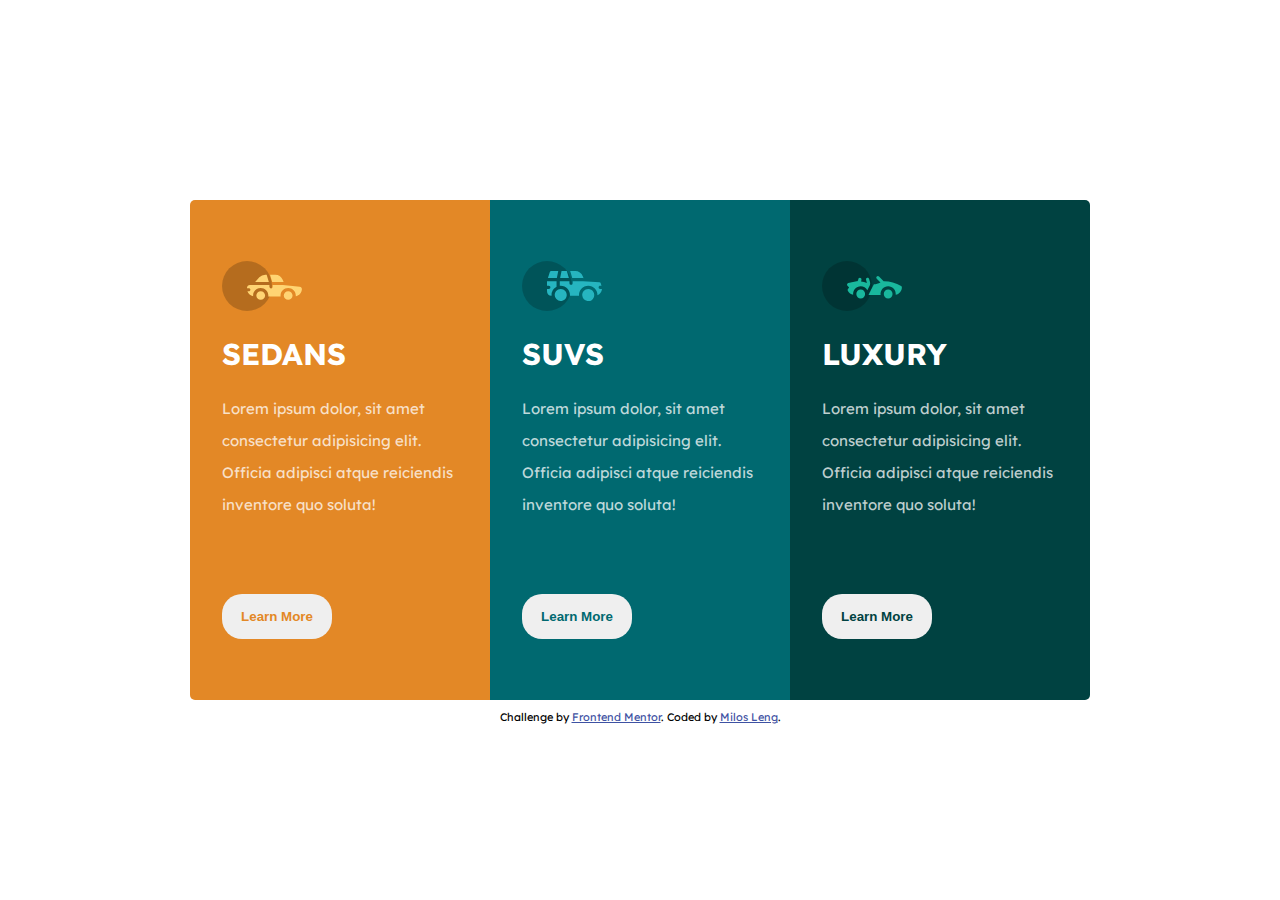
<file: 3-column-preview-card-component-main/index.html>
<!DOCTYPE html>
<html lang="en">
  <head>
    <meta charset="UTF-8" />
    <meta name="viewport" content="width=device-width, initial-scale=1.0" />
    <!-- displays site properly based on user's device -->

    <link
      rel="icon"
      type="image/png"
      sizes="32x32"
      href="./images/favicon-32x32.png"
    />

    <link rel="stylesheet" href="style.css" />
    <title>Frontend Mentor | 3-column preview card component</title>
  </head>
  <body>
    <div class="container">
      <div class="card sedans">
        <div class="inside-card">
          <img src="images/icon-sedans.svg" alt="" />
          <h1>SEDANS</h1>
          <p>
            Lorem ipsum dolor, sit amet consectetur adipisicing elit. Officia
            adipisci atque reiciendis inventore quo soluta!
          </p>
        </div>
        <button class="btn-sedans">Learn More</button>
      </div>
      <div class="card suvs">
        <div class="inside-card">
          <img src="images/icon-suvs.svg" alt="" />
          <h1>SUVS</h1>
          <p>
            Lorem ipsum dolor, sit amet consectetur adipisicing elit. Officia
            adipisci atque reiciendis inventore quo soluta!
          </p>
        </div>
        <button class="btn-suvs">Learn More</button>
      </div>
      <div class="card luxury">
        <div class="inside-card">
          <img src="images/icon-luxury.svg" alt="" />
          <h1>LUXURY</h1>
          <p>
            Lorem ipsum dolor, sit amet consectetur adipisicing elit. Officia
            adipisci atque reiciendis inventore quo soluta!
          </p>
        </div>
        <button class="btn-luxury">Learn More</button>
      </div>
    </div>
    <div class="attribution">
      Challenge by
      <a href="https://www.frontendmentor.io?ref=challenge" target="_blank"
        >Frontend Mentor</a
      >. Coded by
      <a href="https://github.com/milosleng" target="_blank">Milos Leng</a>.
    </div>
  </body>
</html>
</file>
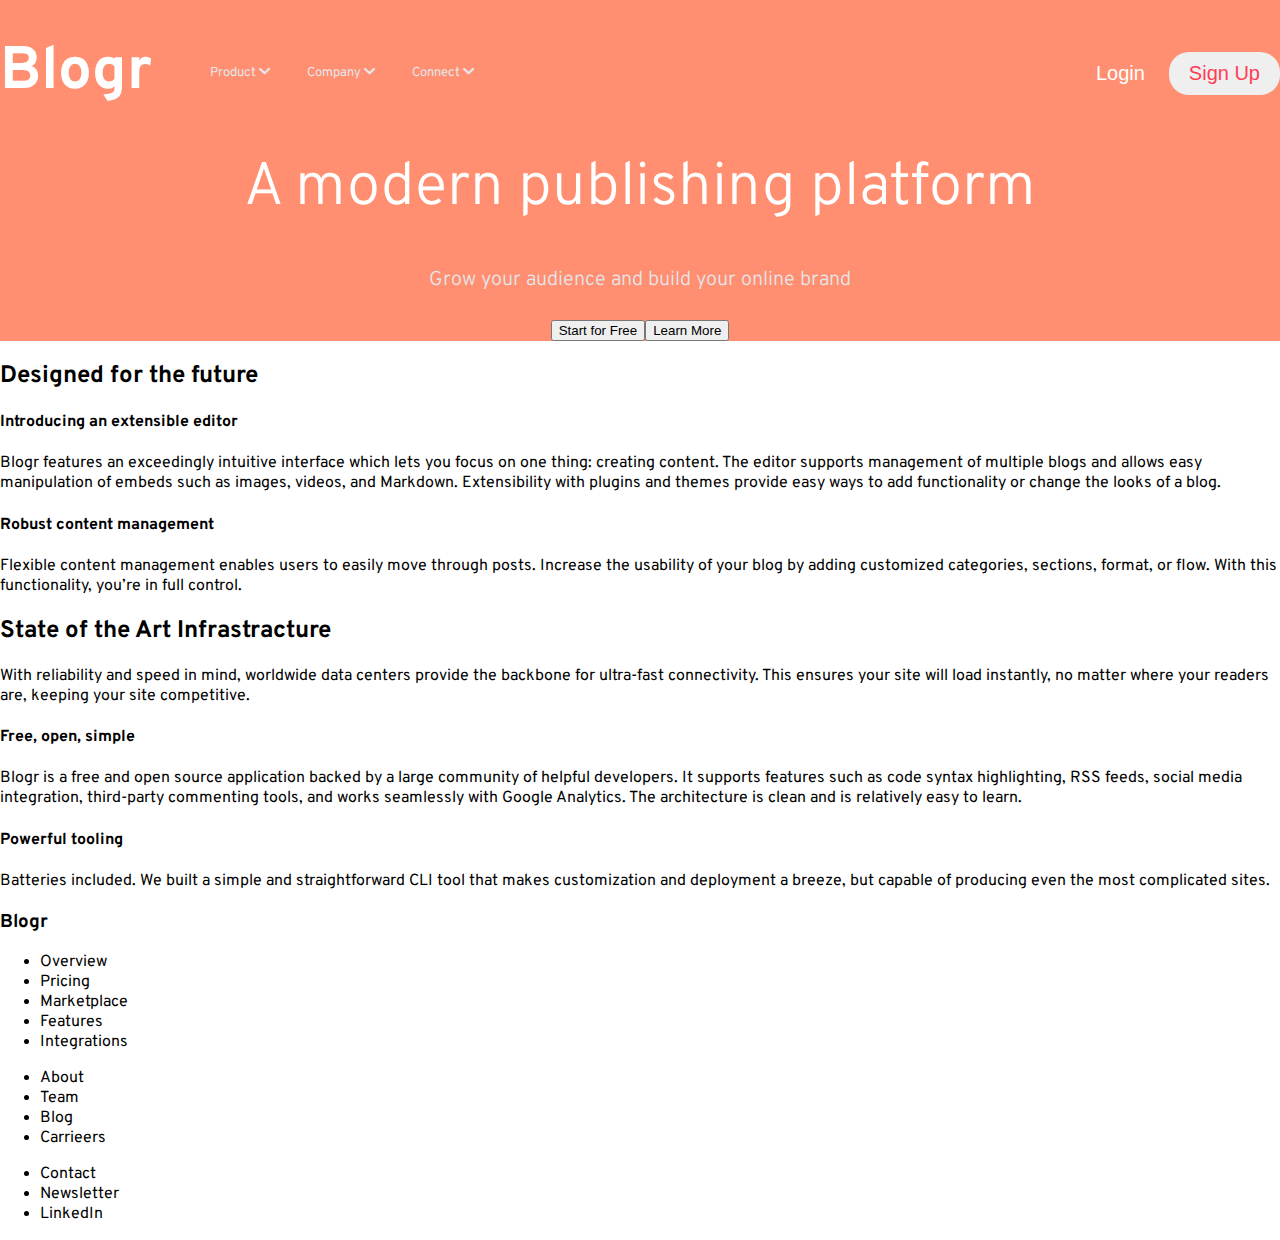
<file: blogr-landing-page-main/index.html>
<!DOCTYPE html>
<html lang="en">
  <head>
    <meta charset="UTF-8" />
    <meta name="viewport" content="width=device-width, initial-scale=1.0" />
    <!-- displays site properly based on user's device -->

    <link
      rel="icon"
      type="image/png"
      sizes="32x32"
      href="./images/favicon-32x32.png"
    />
    <link
      rel="stylesheet"
      href="https://cdnjs.cloudflare.com/ajax/libs/font-awesome/5.15.3/css/all.min.css"
    />

    <link rel="stylesheet" href="styles/style.css" />
    <title>Frontend Mentor | [Blogr]</title>
  </head>
  <body>
    <header id="header">
      <div class="header-container">
        <nav id="navbar">
          <div class="left-side">
            <label for="logo">
              <h3 id="logo">Blogr</h3>
            </label>
            <ul>
              <li>Product <i class="fas fa-chevron-down"></i></li>
              <li>Company <i class="fas fa-chevron-down"></i></li>
              <li>Connect <i class="fas fa-chevron-down"></i></li>
            </ul>
          </div>
          <div class="right-side">
            <button class="login">Login</button>
            <button class="sign-up">Sign Up</button>
          </div>
        </nav>

        <div class="header-text">
          <h1>A modern publishing platform</h1>
          <h4>Grow your audience and build your online brand</h4>
          <div class="header-text-buttons">
            <button class="start">Start for Free</button>
            <button class="learn">Learn More</button>
          </div>
        </div>
      </div>
    </header>
    <!-- CONTENT SECTION1 -->
    <div class="content-container">
      <h2>Designed for the future</h2>
      <div class="text">
        <h4>Introducing an extensible editor</h4>
        <p>
          Blogr features an exceedingly intuitive interface which lets you focus
          on one thing: creating content. The editor supports management of
          multiple blogs and allows easy manipulation of embeds such as images,
          videos, and Markdown. Extensibility with plugins and themes provide
          easy ways to add functionality or change the looks of a blog.
        </p>

        <h4>Robust content management</h4>
        <p>
          Flexible content management enables users to easily move through
          posts. Increase the usability of your blog by adding customized
          categories, sections, format, or flow. With this functionality, you’re
          in full control.
        </p>
      </div>
      <div class="img-container"></div>
    </div>

    <!-- HERE STARTS DIVIDING SECTION -->
    <div class="divide-section section1">
      <h2>State of the Art Infrastracture</h2>
      <p>
        With reliability and speed in mind, worldwide data centers provide the
        backbone for ultra-fast connectivity. This ensures your site will load
        instantly, no matter where your readers are, keeping your site
        competitive.
      </p>
    </div>
    <!-- CONTENT SECTION 2 -->
    <div class="content-container">
      <div class="text">
        <h4>Free, open, simple</h4>
        <p>
          Blogr is a free and open source application backed by a large
          community of helpful developers. It supports features such as code
          syntax highlighting, RSS feeds, social media integration, third-party
          commenting tools, and works seamlessly with Google Analytics. The
          architecture is clean and is relatively easy to learn.
        </p>

        <h4>Powerful tooling</h4>
        <p>
          Batteries included. We built a simple and straightforward CLI tool
          that makes customization and deployment a breeze, but capable of
          producing even the most complicated sites.
        </p>
      </div>
      <div class="img-container"></div>
    </div>
    <!-- FOOTER STARTS HERE -->
    <footer id="footer">
      <label for="logo">
        <h3 id="logo">Blogr</h3>
      </label>
      <ul id="products">
        <li>Overview</li>
        <li>Pricing</li>
        <li>Marketplace</li>
        <li>Features</li>
        <li>Integrations</li>
      </ul>
      <ul id="Company">
        <li>About</li>
        <li>Team</li>
        <li>Blog</li>
        <li>Carrieers</li>
      </ul>
      <ul id="connect">
        <li>Contact</li>
        <li>Newsletter</li>
        <li>LinkedIn</li>
      </ul>
    </footer>
    <!-- <div class="attribution">
      Challenge by
      <a href="https://www.frontendmentor.io?ref=challenge" target="_blank"
        >Frontend Mentor</a
      >. Coded by <a href="#">Your Name Here</a>.
    </div> -->
  </body>
</html>
</file>
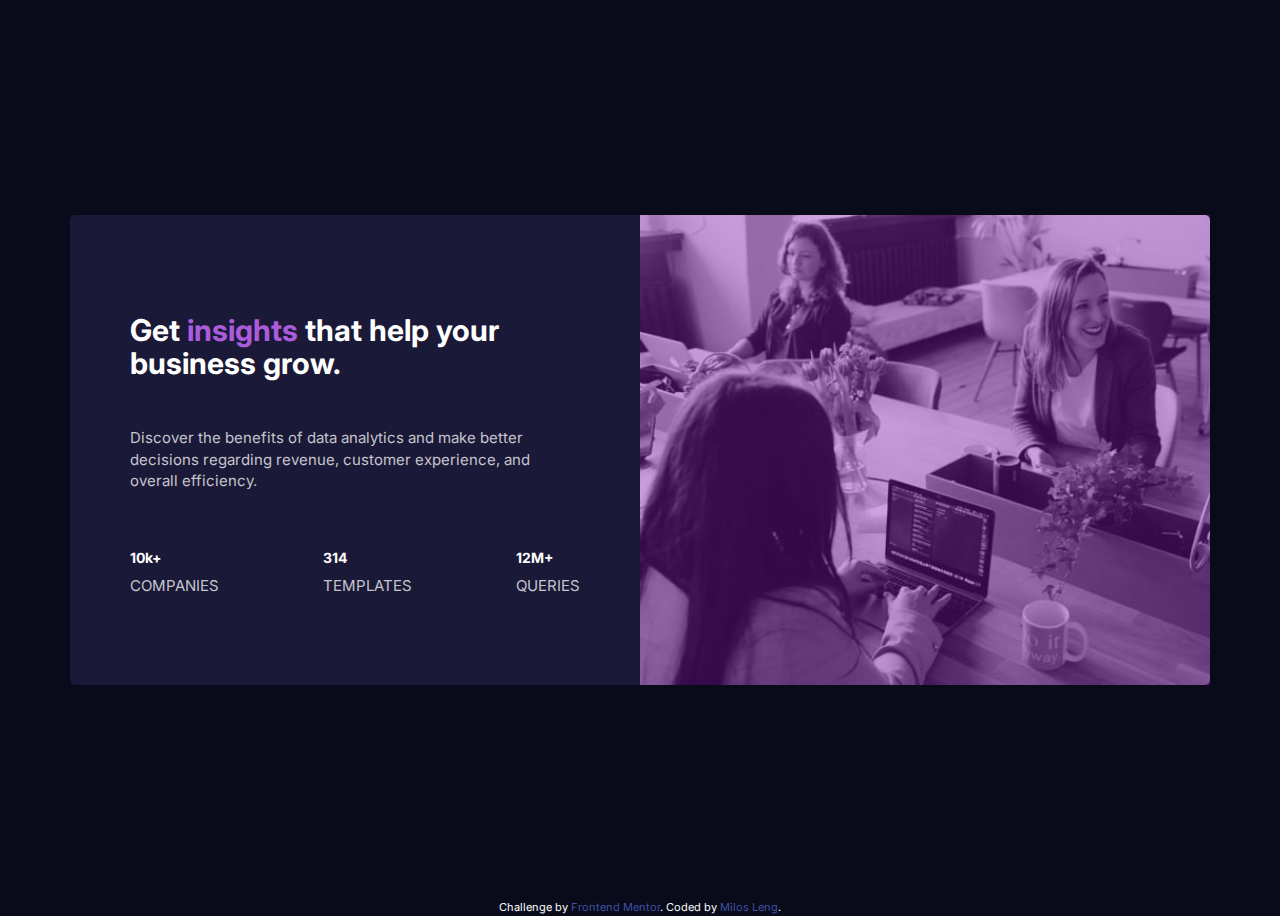
<file: stats-preview-card-component-main/index.html>
<!DOCTYPE html>
<html lang="en">
  <head>
    <meta charset="UTF-8" />
    <meta name="viewport" content="width=device-width, initial-scale=1.0" />
    <!-- displays site properly based on user's device -->

    <link
      rel="icon"
      type="image/png"
      sizes="32x32"
      href="./images/favicon-32x32.png"
    />
    <link
      rel="stylesheet"
      href="https://maxcdn.bootstrapcdn.com/bootstrap/3.4.1/css/bootstrap.min.css"
    />
    <!-- CSS only -->

    <link rel="stylesheet" href="style.css" />
    <title>Frontend Mentor | Stats preview card component</title>
  </head>
  <body>
    <div class="main">
      <div class="container d-flex">
        <div class="img-container col-sm-6">
          <img src="images/image-header-desktop.jpg" alt="" />
        </div>
        <div class="text-content col-sm-6">
          <h1>
            Get <span id="insights">insights</span> that help your business
            grow.
          </h1>
          <p>
            Discover the benefits of data analytics and make better decisions
            regarding revenue, customer experience, and overall efficiency.
          </p>
          <div class="counts-container">
            <div class="companies count">
              <h5>10k+</h5>
              <p>COMPANIES</p>
            </div>
            <div class="templates count">
              <h5>314</h5>
              <p>TEMPLATES</p>
            </div>
            <div class="queries count">
              <h5>12M+</h5>
              <p>QUERIES</p>
            </div>
          </div>
        </div>
      </div>
    </div>

    <div class="attribution">
      Challenge by
      <a href="https://www.frontendmentor.io?ref=challenge" target="_blank"
        >Frontend Mentor</a
      >. Coded by
      <a href="https://github.com/milosleng" target="_blank">Milos Leng</a>.
    </div>
  </body>
</html>
</file>
<file: 3-column-preview-card-component-main/style.css>
@import url('https://fonts.googleapis.com/css2?family=Lexend+Deca&display=swap');
@import url('https://fonts.googleapis.com/css2?family=Big+Shoulders+Display:wght@700&display=swap');

/* font-family: 'Big Shoulders Display', cursive; */

:root {
  --bright-orange: hsl(31, 77%, 52%);
  --dark-cyan: hsl(184, 100%, 22%);
  --very-dark-cyan: hsl(179, 100%, 13%);
  --white-transparent: hsla(0, 0%, 100%, 0.75);
  --bg-headings-buttons: hsl(0, 0%, 95%);
}

* {
  box-sizing: border-box;
}

body {
  font-size: 15px;
  font-family: 'Lexend Deca';
  background-color: var(--white-transparent);
  padding: 0;
  margin: 0;
  display: flex;
  justify-content: center;
  flex-flow: column;
  align-items: center;
  height: inherit;
  color: white;
  min-height: 100%;
  overflow-y: show;
}

.container {
  display: flex;
  max-width: 1200px;
  justify-content: center;
  flex-wrap: wrap;
  margin-top: 200px;
}

.card {
  padding: 2rem;
  height: 500px;
  display: flex;
  flex-flow: column;
  justify-content: space-around;
  max-width: 300px;
}

.card p {
  color: var(--white-transparent);
  font-weight: normal;
  font-style: normal;
  line-height: 2rem;
}

.card img {
  height: 50px;
  width: 80px;
}

.card:nth-child(1) {
  background-color: var(--bright-orange);
  border-radius: 5px 0 0 5px;
}

.card:nth-child(2) {
  background-color: var(--dark-cyan);
}

.card:nth-child(3) {
  background-color: var(--very-dark-cyan);
  border-radius: 0 5px 5px 0;
}

button {
  padding: 15px;
  border-radius: 20px;
  border: none;
  cursor: pointer;
  max-width: 110px;
  font-weight: bold;
}

button:focus {
  outline: none;
}

.btn-sedans {
  color: var(--bright-orange);
  font-weight: bold;
}

.btn-suvs {
  color: var(--dark-cyan);
  font-weight: bold;
}
.btn-luxury {
  color: var(--very-dark-cyan);
  font-weight: bold;
}

.attribution {
  font-size: 11px;
  text-align: center;
  color: black;
  margin-top: 10px;
}
.attribution a {
  color: hsl(228, 45%, 44%);
}

@media (max-width: 902px) {
  .card {
    margin: 10px;
  }
  .attribution {
    text-align: center;
    display: flex;
    justify-content: center;
  }
  .card {
    border-radius: 5px;
  }
}

@media (max-width: 616px) {
  .container {
    margin-top: 20px;
  }
  .card:nth-child(1) {
    background-color: var(--bright-orange);
    border-radius: 5px 5px 0 0;
  }

  .card:nth-child(2) {
    background-color: var(--dark-cyan);
    border-radius: 0;
  }

  .card:nth-child(3) {
    background-color: var(--very-dark-cyan);
    border-radius: 0 0 5px 5px;
  }
  .card {
    margin: 0;
  }
}
</file>
<file: blogr-landing-page-main/styles/style.css>
@import url('https://fonts.googleapis.com/css2?family=Overpass:ital,wght@0,200;0,300;0,400;1,100;1,400&family=Ubuntu:ital,wght@0,400;0,500;1,700&display=swap');
body {
  font-family: 'Overpass', sans-serif;
  margin: 0px;
  padding: 0px;
}

#header {
  background: #ff8f70;
  padding-top: 35px;
}
#header .header-container {
  color: white;
  max-width: 1400px;
  text-align: center;
  margin: 0 auto;
  display: -webkit-box;
  display: -ms-flexbox;
  display: flex;
  -webkit-box-pack: center;
  -ms-flex-pack: center;
  justify-content: center;
  -webkit-box-align: center;
  -ms-flex-align: center;
  align-items: center;
  -webkit-box-orient: vertical;
  -webkit-box-direction: normal;
  -ms-flex-flow: column;
  flex-flow: column;
}
#header #logo {
  font-size: 60px;
  font-weight: bold;
  margin: 0;
}
#header #navbar {
  display: -webkit-box;
  display: -ms-flexbox;
  display: flex;
  -webkit-box-pack: center;
  -ms-flex-pack: center;
  justify-content: center;
  -webkit-box-align: center;
  -ms-flex-align: center;
  align-items: center;
  -webkit-box-orient: horizontal;
  -webkit-box-direction: normal;
  -ms-flex-flow: row;
  flex-flow: row;
  -webkit-box-pack: justify;
  -ms-flex-pack: justify;
  justify-content: space-between;
  width: 100%;
}
#header #navbar .left-side {
  display: -webkit-box;
  display: -ms-flexbox;
  display: flex;
  -webkit-box-pack: center;
  -ms-flex-pack: center;
  justify-content: center;
  -webkit-box-align: center;
  -ms-flex-align: center;
  align-items: center;
  -webkit-box-orient: horizontal;
  -webkit-box-direction: normal;
  -ms-flex-flow: row;
  flex-flow: row;
}
#header #navbar .left-side ul {
  display: -webkit-box;
  display: -ms-flexbox;
  display: flex;
  -webkit-box-pack: center;
  -ms-flex-pack: center;
  justify-content: center;
  -webkit-box-align: center;
  -ms-flex-align: center;
  align-items: center;
  -webkit-box-orient: horizontal;
  -webkit-box-direction: normal;
  -ms-flex-flow: row;
  flex-flow: row;
  width: 300px;
  -ms-flex-pack: distribute;
  justify-content: space-around;
}
#header #navbar .left-side ul li {
  list-style-type: none;
  font-size: 13px;
  color: #e5e5eb;
}
#header .right-side .login,
#header .right-side .sign-up {
  font-size: 20px;
  padding: 10px 20px;
  border: none;
  border-radius: 20px;
  color: white;
  cursor: pointer;
  outline: none;
}
#header .right-side :nth-child(1),
#header .right-side :nth-child(1):focus {
  background-color: transparent;
  outline: none;
}
#header .right-side :nth-child(2),
#header .right-side :nth-child(2):focus {
  color: #ff3d54;
  outline: none;
}
#header .header-text h1 {
  font-size: 60px;
  font-weight: 300;
}
#header .header-text h4 {
  font-size: 20px;
  font-weight: 300;
  color: #e5e5eb;
}
#header .header-text .header-text-buttons {
  display: -webkit-box;
  display: -ms-flexbox;
  display: flex;
  -webkit-box-pack: center;
  -ms-flex-pack: center;
  justify-content: center;
  -webkit-box-align: center;
  -ms-flex-align: center;
  align-items: center;
  -webkit-box-orient: horizontal;
  -webkit-box-direction: normal;
  -ms-flex-flow: row;
  flex-flow: row;
}

.attribution {
  font-size: 11px;
  text-align: center;
}
.attribution a {
  color: #3e52a3;
} /*# sourceMappingURL=style.css.map */
</file>
<file: stats-preview-card-component-main/style.css>
@import url('https://fonts.googleapis.com/css2?family=Inter:wght@400;700&display=swap');
@import url('https://fonts.googleapis.com/css2?family=Lexend+Deca&display=swap');

/* font-family: 'Lexend Deca', sans-serif; */

* {
  padding: 0;
  margin: 0;
  box-sizing: border-box;
}

:root {
  --bg-primary: hsl(233, 47%, 7%);
  --card-background: hsl(244, 38%, 16%);
  --soft-violet: hsl(277, 64%, 61%);
  --white-color: hsl(0, 0%, 100%);
  --transparent-white-main-paragraph: hsla(0, 0%, 100%, 0.75);
  --transparent-white-secondary-headings: hsla(0, 0%, 100%, 0.6);
}

body {
  font-size: 15px;
  font-family: 'Inter', sans-serif;
  background-color: var(--bg-primary);
  color: var(--white-color);
  text-align: center;
}

.main {
  display: flex;
  height: 100vh;
}

.container {
  margin: auto;
  border-radius: 10px;
  display: flex;
  flex-wrap: wrap;
}

.attribution {
  font-size: 11px;
  text-align: center;
}
.attribution a {
  color: hsl(228, 45%, 44%);
}

.text-content {
  background-color: var(--card-background);
  padding: 6rem;
  min-height: 100%;
  border-top-left-radius: 5px;
  border-bottom-left-radius: 5px;
  order: 1;
  display: flex;
  flex-flow: column;
  justify-content: space-around;
  text-align: left;
}

.text-content p {
  color: var(--transparent-white-main-paragraph);
}

.text-content h1 {
  font-size: 3rem;
  font-weight: bold;
}

.text-content h4 {
  color: var(--transparent-white-secondary-headings);
}

#insights {
  color: var(--soft-violet);
}

.counts-container {
  display: flex;
  justify-content: space-between;
}

.count {
  display: flex;
  flex-flow: column;
  align-items: flex-start;
}

h5 {
  font-weight: bold;
}

.img-container {
  background-position: center;
  background-repeat: no-repeat;
  background-size: cover;
  background-position: center center;
  padding: 0;
  object-fit: fill;
  position: relative;
  order: 2;
}

.img-container:before {
  content: '';
  position: absolute;
  top: 0;
  left: 0;
  background-color: rgba(128, 18, 179, 0.4);

  height: 100%;
  width: 100%;
}

img {
  width: 100%;
  border-top-right-radius: 5px;
  border-bottom-right-radius: 5px;
  height: 100%;
}

/* MEDIA QUERIES */
@media (max-width: 768px) {
  .text-content {
    text-align: center;
    border-radius: 0 0 5px 5px;
    order: 2;
    padding: 20px;
  }
  .container {
    padding: 4rem;
  }

  .container h1 {
    margin-bottom: 40px;
  }

  .container h5 {
    font-size: 25px;
  }

  .img-container {
    width: 100%;
  }
  .counts-container {
    flex-flow: column;
    justify-content: center;
    text-align: center;
  }
  .count {
    display: block;
    width: 100%;
    text-align: center;
    margin-bottom: 10px;
  }
  img {
    border-radius: 5px 5px 0 0;
  }
}
</file>
